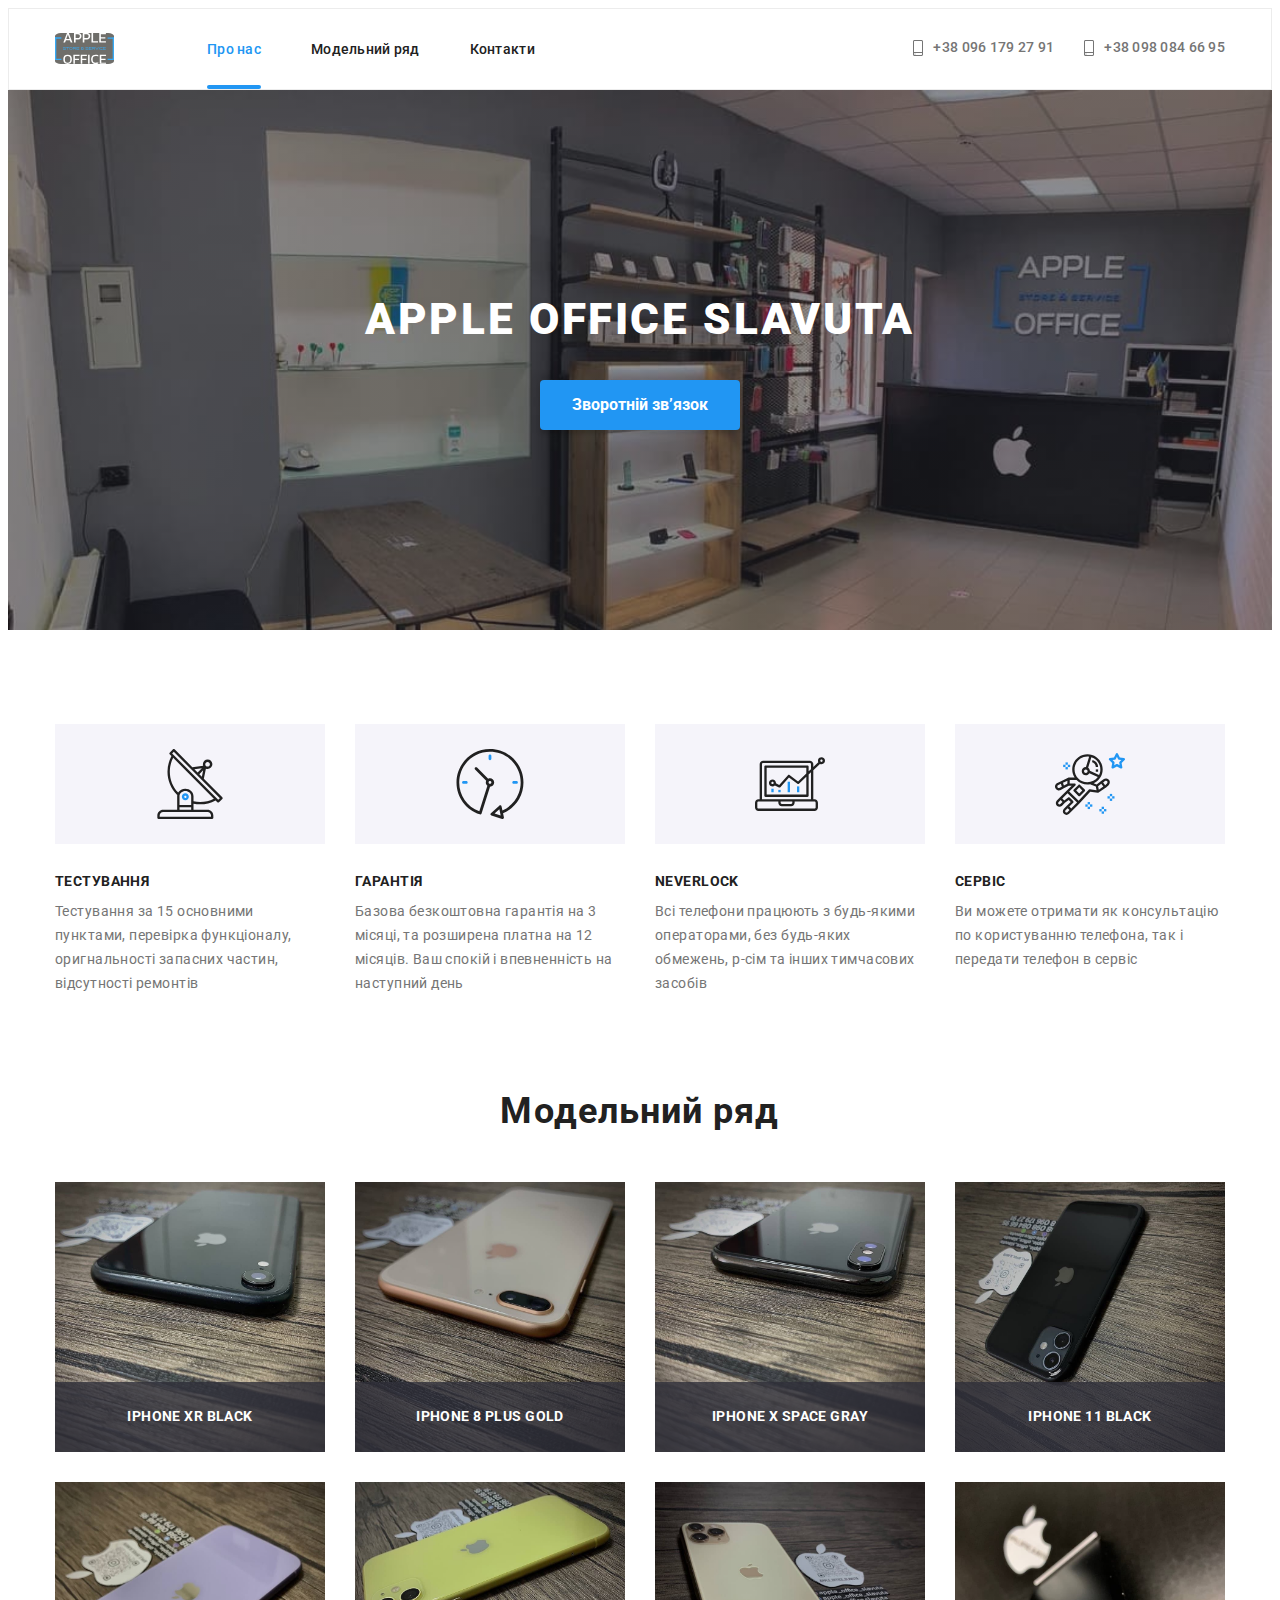
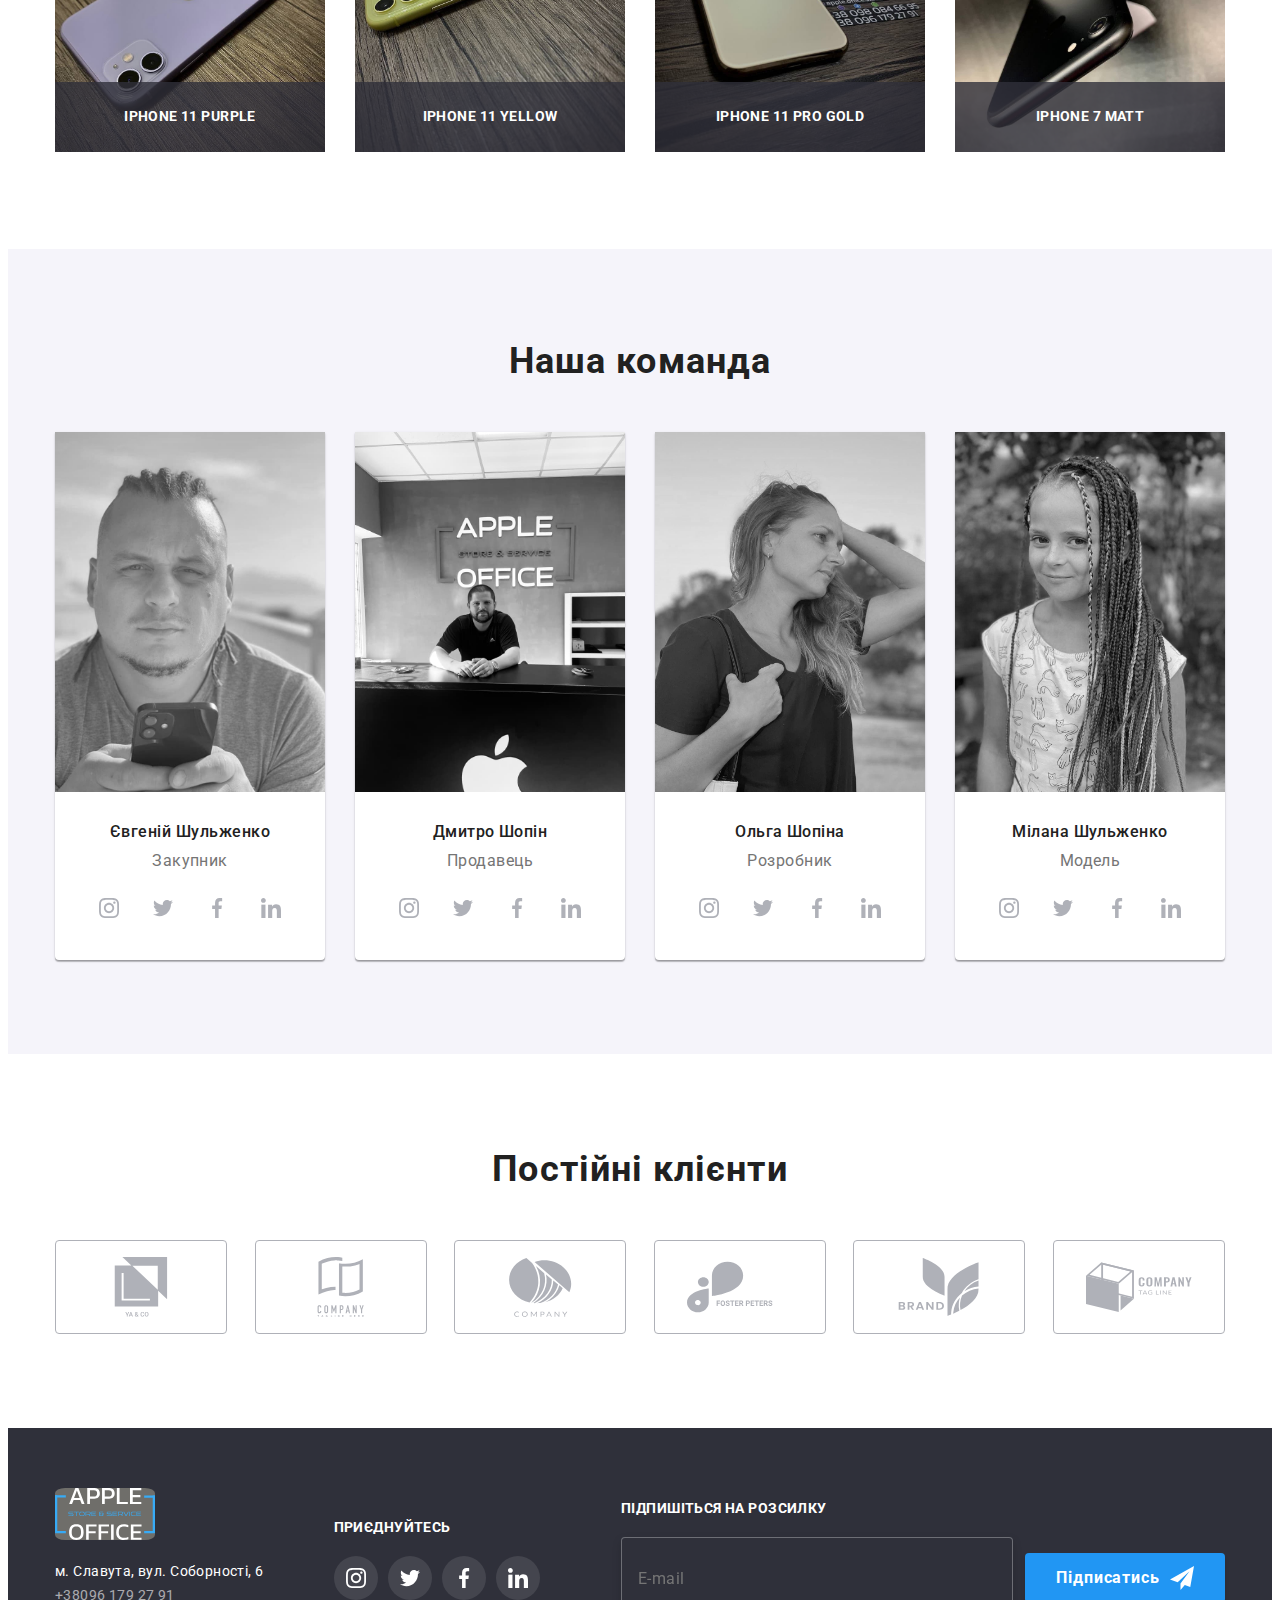
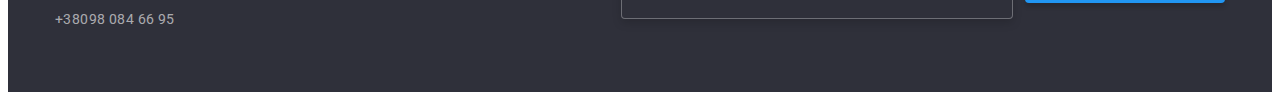
<file: index.html>
<!DOCTYPE html>
<html lang="ru">
<head>
    <meta charset="UTF-8">
    <meta http-equiv="X-UA-Compatible" content="IE=edge">
    <meta name="viewport" content="width=device-width, initial-scale=1.0">
    <title lang="en">Apple Office</title>
    <link rel="preconnect" href="https://fonts.googleapis.com">
    <link rel="preconnect" href="https://fonts.gstatic.com" crossorigin>
    <link href="https://fonts.googleapis.com/css2?family=Raleway:wght@700&family=Roboto:wght@400;500;700;900&display=swap"
        rel="stylesheet">
    <link rel="stylesheet" href="https://cdnjs.cloudflare.com/ajax/libs/modern-normalize/1.0.0/modern-normalize.min.css"
        integrity="sha512-ISS7cAi1PEhQ8jnbJpJZMd29NlhNj4AWYyLOSp2CE/CsHxTCu+r+t0D2yoJudVrd0/8fTVPUVDzY5Tvli75u/g=="
        crossorigin="anonymous" referrerpolicy="no-referrer" />
    <link rel="stylesheet" href="https://cdnjs.cloudflare.com/ajax/libs/animate.css/4.1.1/animate.min.css" />
        <link rel="stylesheet" href="./css/main.min.css">
</head>

<body>
    <header class="header">
        <div class="conteiner">
        <nav class="header-nav">
            <a class="logo link animate__fadeIn" href="./index.html">
                <img class="logo-img" src="./images/logo.svg" alt="логотип" width="59">
            </a>
            <ul class="nav-list list">
                <li class="nav-item">
                    <a class="nav-link link active" href="./index.html">Про нас</a>
                </li>
                <li class="nav-item">
                    <a class="nav-link link" href="./models.html">Модельний ряд</a>
                </li>
                <li class="nav-item">
                    <a class="nav-link link" href="./index.html">Контакти</a>
                </li>
            </ul>
        </nav>
            <ul class="header-contact-list list">
                <li class="header-contact-item">
        <a class="contact-link1 link" href="tel:+380961792791">
            <svg class="contact-icon-smartphone1">
                <use href="./images/sprite.svg#icon-smartphone">
                </use>
            </svg>
            +38 096 179 27 91
        </a>
        </li>
                <li class="header-contact-item">
        <a class="contact-link2 link" href="tel:+380980846695">
            <svg class="contact-icon-smartphone2">
                <use href="./images/sprite.svg#icon-smartphone">
                </use>
            </svg>
            +38 098 084 66 95</a>
                </li>
    </ul>  
    </div>
    </header>

    <main>
        <!--HERO-->
        <section class="hero">
            <div class="conteiner">
            <h1 class="hero-title" lang="en">Apple Office Slavuta</h1>
            <div class="hero-button-magic">
            <button class="modal-button" type="button" data-modal-open>Зворотній звʼязок</button>
            </div>
        </div>
        </section>

        <!--BENEFITS-->
        <section class="benefits">
            <div class="conteiner">
            <ul class="benefits-list">
                <li class="benefits-item list">
                    <div class="benefits-icon-bg">
                        <svg class="benefits-icon-icon">
                            <use href="./images/sprite.svg#icon-antenna"></use>
                        </svg>
                    </div>
                    <h3 class="benefits-title">Тестування</h3>
                    <p class="benefits-text">Тестування за 15 основними пунктами, перевірка функціоналу, оригнальності
                        запасних частин, відсутності ремонтів</p>
                </li>
                <li class="benefits-item list">
                    <div class="benefits-icon-bg">
                        <svg class="benefits-icon-icon">
                            <use href="./images/sprite.svg#icon-clock"></use>
                        </svg>
                    </div>
                    <h3 class="benefits-title">Гарантія</h3>
                    <p class="benefits-text">Базова безкоштовна гарантія на 3 місяці, та розширена платна на 12 місяців. Ваш спокій і впевненність на наступний день
                    </p>
                </li>
                <li class="benefits-item list">
                    <div class="benefits-icon-bg">
                        <svg class="benefits-icon-icon">
                            <use href="./images/sprite.svg#icon-diagram"></use>
                        </svg>
                    </div>
                    <h3 class="benefits-title" lang="en">Neverlock</h3>
                    <p class="benefits-text">Всі телефони працюють з будь-якими операторами, без будь-яких обмежень,
                        р-сім та інших тимчасових засобів</p>
                </li>
                <li class="benefits-item list">
                    <div class="benefits-icon-bg">
                        <svg class="benefits-icon-icon">
                            <use href="./images/sprite.svg#icon-astronaut"></use>
                        </svg>
                    </div>
                    <h3 class="benefits-title">Сервіс</h3>
                    <p class="benefits-text">Ви можете отримати як консультацію по користуванню телефона, так і передати
                        телефон в сервіс</p>
                </li>
            </ul>
            </div>
        </section>

        <!--MODELS-->
        <section class="models">
            <div class="conteiner">
            <h2 class="title">Модельний ряд</h2>
            <ul class="models-list list">
                <li class="models-item">
                <div class="models-div-for-text">
                    <img class="models-img" src="./images/models/model-1.jpg" alt="Айфон ІКС АР" width="270" height="260">
                <p class="models-absolute-text">
                    iPhone Xr Black
                </p>
                </div>
                </li>
                <li class="models-item">
                <div class="models-div-for-text">
                    <img class="models-img" src="./images/models/model-2.jpg" alt="Айфон 8 Плюс" width="270" height="260">
                <p class="models-absolute-text">
                    iPhone 8 Plus Gold
                </p>
                </div>
                </li>
                <li class="models-item">
                <div class="models-div-for-text">
                    <img class="models-img" src="./images/models/model-3.jpg" alt="Айфон ІКС" width="270" height="260">
                <p class="models-absolute-text">
                    iPhone X Space Gray
                </p>
                </div>
                </li>
                <li class="models-item">
                <div class="models-div-for-text">
                    <img class="models-img" src="./images/models/model-4.jpg" alt="Айфон 11" width="270" height="260">
                <p class="models-absolute-text">
                    iPhone 11 Black
                </p>
                </div>
                </li>
                <li class="models-item">
                <div class="models-div-for-text">
                    <img class="models-img" src="./images/models/model-5.jpg" alt="Айфон 11" width="270" height="260">
                <p class="models-absolute-text">
                    iPhone 11 Purple
                </p>
                </div>
                </li>
                <li class="models-item">
                <div class="models-div-for-text">
                    <img class="models-img" src="./images/models/model-6.jpg" alt="Айфон 11" width="270" height="260">
                <p class="models-absolute-text">
                    iPhone 11 Yellow
                </p>
                </div>
                </li>
                <li class="models-item">
                <div class="models-div-for-text">
                    <img class="models-img" src="./images/models/model-7.jpg" alt="Айфон 11 Про" width="270" height="260">
                <p class="models-absolute-text">
                    iPhone 11 Pro Gold
                </p>
                </div>
                </li>
                <li class="models-item">
                <div class="models-div-for-text">
                    <img class="models-img" src="./images/models/model-8.jpg" alt="Айфон 7" width="270" height="260">
                <p class="models-absolute-text">
                    iPhone 7 Matt
                </p>
                </div>
                </li>
            </ul>
        </div>
        </section>

        <!--SALERS-->
        <section class="salers">
            <div class="conteiner">
            <h2 class="title">Наша команда</h2>
            <ul class="salers-list list">
                <li class="salers-item">
                    <img class="salers-img" src="./images/salers/saler-img-1.jpg" alt="Перший продавець" width="270"
                        height="260">
                    <div class="salers-item-wrapper">
                        <h3 class="salers-2-title">Євгеній Шульженко</h3>
                    <p class="salers-text">Закупник</p>
                    <ul class="social-icon">
                        <il class="social-icon-item list">
                            <a href="https://www.instagram.com/kotfriend/" class="social-icon-link link" target="_blank" rel="noopener noreferrer">
                                <svg class="social-icon-svg">
                                    <use href="./images/sprite.svg#icon-instagram"></use>
                                </svg>
                            </a></il>
                        <il class="social-icon-item list">
                            <a href="" class="social-icon-link link">
                                <svg class="social-icon-svg">
                                    <use href="./images/sprite.svg#icon-twitter"></use>
                                </svg>
                            </a></il>
                        <il class="social-icon-item list">
                            <a href="" class="social-icon-link link">
                                <svg class="social-icon-svg">
                                    <use href="./images/sprite.svg#icon-facebook"></use>
                                </svg>
                            </a></il>
                        <il class="social-icon-item list">
                            <a href="" class="social-icon-link link">
                                <svg class="social-icon-svg">
                                    <use href="./images/sprite.svg#icon-linkedin"></use>
                                </svg>
                            </a></il>
                    </ul>
                    </div>
                </li>
                <li class="salers-item">
                    <img class="salers-img" src="./images/salers/saler-img-2.jpg" alt="Другий продавець" width="270"
                        height="260">
                    <div class="salers-item-wrapper">
                    <h3 class="salers-2-title">Дмитро Шопін</h3>
                    <p class="salers-text">Продавець</p>
                    <ul class="social-icon">
                        <il class="social-icon-item list">
                            <a href="https://www.instagram.com/_dima.shopin_/" class="social-icon-link link" target="_blank" rel="noopener noreferrer">
                                <svg class="social-icon-svg">
                                    <use href="./images/sprite.svg#icon-instagram"></use>
                                </svg>
                            </a>
                        </il>
                        <il class="social-icon-item list">
                            <a href="" class="social-icon-link link">
                                <svg class="social-icon-svg">
                                    <use href="./images/sprite.svg#icon-twitter"></use>
                                </svg>
                            </a>
                        </il>
                        <il class="social-icon-item list">
                            <a href="" class="social-icon-link link">
                                <svg class="social-icon-svg">
                                    <use href="./images/sprite.svg#icon-facebook"></use>
                                </svg>
                            </a>
                        </il>
                        <il class="social-icon-item list">
                            <a href="" class="social-icon-link link">
                                <svg class="social-icon-svg">
                                    <use href="./images/sprite.svg#icon-linkedin"></use>
                                </svg>
                            </a>
                        </il>
                    </ul>
                    </div>
                </li>
                <li class="salers-item">
                    <img class="salers-img" src="./images/salers/saler-img-3.jpg" alt="Другий продавець" width="270" height="260">
                    <div class="salers-item-wrapper">
                    <h3 class="salers-2-title">Ольга Шопіна</h3>
                    <p class="salers-text">Розробник</p>
                    <ul class="social-icon">
                        <il class="social-icon-item list">
                            <a href="https://www.instagram.com/olga.shopina.94/" class="social-icon-link link" target="_blank" rel="noopener noreferrer">
                                <svg class="social-icon-svg">
                                    <use href="./images/sprite.svg#icon-instagram"></use>
                                </svg>
                            </a>
                        </il>
                        <il class="social-icon-item list">
                            <a href="" class="social-icon-link link">
                                <svg class="social-icon-svg">
                                    <use href="./images/sprite.svg#icon-twitter"></use>
                                </svg>
                            </a>
                        </il>
                        <il class="social-icon-item list">
                            <a href="" class="social-icon-link link">
                                <svg class="social-icon-svg">
                                    <use href="./images/sprite.svg#icon-facebook"></use>
                                </svg>
                            </a>
                        </il>
                        <il class="social-icon-item list">
                            <a href="" class="social-icon-link link">
                                <svg class="social-icon-svg">
                                    <use href="./images/sprite.svg#icon-linkedin"></use>
                                </svg>
                            </a>
                        </il>
                    </ul>
                    </div>
                </li>
                <li class="salers-item">
                    <img class="salers-img" src="./images/salers/saler-img-4.jpg" alt="Другий продавець" width="270" height="260">
                    <div class="salers-item-wrapper">
                    <h3 class="salers-2-title">Мілана Шульженко</h3>
                    <p class="salers-text">Модель</p>
                    <ul class="social-icon">
                        <il class="social-icon-item list">
                            <a href="https://www.instagram.com/milana.kotfriend/" class="social-icon-link link" target="_blank" rel="noopener noreferrer">
                                <svg class="social-icon-svg">
                                    <use href="./images/sprite.svg#icon-instagram"></use>
                                </svg>
                            </a>
                        </il>
                        <il class="social-icon-item list">
                            <a href="" class="social-icon-link link">
                                <svg class="social-icon-svg">
                                    <use href="./images/sprite.svg#icon-twitter"></use>
                                </svg>
                            </a>
                        </il>
                        <il class="social-icon-item list">
                            <a href="" class="social-icon-link link">
                                <svg class="social-icon-svg">
                                    <use href="./images/sprite.svg#icon-facebook"></use>
                                </svg>
                            </a>
                        </il>
                        <il class="social-icon-item list">
                            <a href="" class="social-icon-link link">
                                <svg class="social-icon-svg">
                                    <use href="./images/sprite.svg#icon-linkedin"></use>
                                </svg>
                            </a>
                        </il>
                    </ul>
                    </div>
                </li>
            </ul>
            </div>
        </section>

<!--CUSTOMERS-->
    <section class="customers">
        <div class="conteiner">
            <h2 class="title">Постійні клієнти</h2>
            <ul class="customers-list list">
                <il class="customers-item">
                    <a href="" class="customers-link link">
                        <svg class="customers-icon use">
                            <use href="./images/sprite.svg#icon-group1"></use>
                        </svg>
                    </a>
                </il>
                <il class="customers-item">
                    <a href="" class="customers-link link">
                        <svg class="customers-icon use">
                            <use href="./images/sprite.svg#icon-group2"></use>
                        </svg>
                    </a>
                </il>
                <il class="customers-item">
                    <a href="" class="customers-link link">
                        <svg class="customers-icon use">
                            <use href="./images/sprite.svg#icon-group3"></use>
                        </svg>
                    </a>
                </il>
                <il class="customers-item">
                    <a href="" class="customers-link link">
                        <svg class="customers-icon use">
                            <use href="./images/sprite.svg#icon-group4"></use>
                        </svg>
                    </a>
                </il>
                <il class="customers-item">
                    <a href="" class="customers-link link">
                        <svg class="customers-icon use">
                            <use href="./images/sprite.svg#icon-group5"></use>
                        </svg>
                    </a>
                </il>
                <il class="customers-item">
                    <a href="" class="customers-link link">
                        <svg class="customers-icon use">
                            <use href="./images/sprite.svg#icon-group6"></use>
                        </svg>
                    </a>
                </il>
            </ul>
        </div>
    </section>
    </main>

    <!--FOOTER-->
    <footer class="footer">
        <div class="conteiner">
            <div class="footer-left">
            <a class="logo link" href="./index.html">
                <img class="logo-img" src="./images/logo.svg" alt="логотип" width="100" height="52">
            </a>
            <address class="footer-adress adress">
                <ul class="footer-left-list list">
                    <li class="footer-left-item">
                        <a class="footer-left-adress link" href="https://goo.gl/maps/dvm2m9dj2dHpDb23A" target="_blank"
                            rel="noopener noreferrer">
                        м. Славута, вул. Соборності, 6</a>
                    </li>
                    <li class="footer-left-item">
                        <a class="footer-left-contact link" href="tel:+380961792791">+38096 179 27 91</a>
                    </li>
                    <li class="footer-left-item">
                        <a class="footer-left-contact link" href="tel:+380980846695">+38098 084 66 95</a>
                    </li>
                </ul>
            </address>
            </div>
            <div class="footer-right">
                <h3 class="footer-title-social">Приєднуйтесь</h3>
            <ul class="footer-icon-list list">
                <li class="footer-icon-item">
                    <a href="https://www.instagram.com/apple_office_slavuta/" class="footer-icon-link link" target="_blank" rel="noopener noreferrer">
                        <svg class="footer-icon-icon">
                            <use href="./images/sprite.svg#icon-instagram"></use>
                        </svg>
                    </a>
                </li>
                <li class="footer-icon-item">
                    <a href="" class="footer-icon-link link">
                        <svg class="footer-icon-icon">
                            <use href="./images/sprite.svg#icon-twitter"></use>
                        </svg>
                    </a>
                </li>
                <li class="footer-icon-item">
                    <a href="https://www.facebook.com/apple.office.slavuta/shop/" class="footer-icon-link link" target="_blank" rel="noopener noreferrer">
                        <svg class="footer-icon-icon">
                            <use href="./images/sprite.svg#icon-facebook"></use>
                        </svg>
                    </a>
                </li>
                <li class="footer-icon-item">
                    <a href="" class="footer-icon-link link">
                        <svg class="footer-icon-icon">
                            <use href="./images/sprite.svg#icon-linkedin"></use>
                        </svg>
                    </a>
                </li>
            </ul>
            </div>
            <div class="send-wrapper">
                <h3 class="footer-title-social">Підпишіться на розсилку</h3>
                <form action="#" class="send-wrapper-form">
                    <input name="user-send-footer" type="email" class="send-wrapper-input" placeholder="E-mail">
                    <button type="submit" class="send-wrapper-btn">Підписатись
                    <svg class="send-wrapper-icon">
                        <use href="./images/sprite.svg#icon-send"></use>
                    </svg>
                    </button>
                </form>
            </div>
        </div>
    </footer>

<!--MODAL WINDOWS-->
    <div class="darkbg is-hidden" data-modal> 
        <div class="modal-windows">
            <button type="button" class="modal-windows-button" data-modal-close>
                <svg class="modal-windows-button-icon">
                    <use href="./images/sprite.svg#icon-close"></use>
                </svg>
            </button>
            <p class="modal-windows-text">Залиште свої контакти для звʼязку</p>
        
        <form action="#" class="modal-form">
            <label for="" class="modal-form-label">Імʼя
            <span class="modal-form-input-wrapper">
                <input name="user-text" type="text" class="modal-form-input" required minlength="2">
                <svg class="modal-form-icon">
                    <use href="./images/sprite.svg#icon-name-modal"></use>
                </svg>
            </span>
        </label>
            <label for="" class="modal-form-label">Телефон
            <span class="modal-form-input-wrapper">
                <input name="user-tel" type="tel" class="modal-form-input" placeholder="XXX-XXX-XX-XX" title="Введіть номер в форматі XXX-XXX-XX-XX" required pattern="[0-9]{3}-[0-9]{3}-[0-9]{2}-[0-9]{2}">
                <svg class="modal-form-icon">
                    <use href="./images/sprite.svg#icon-phone-modal"></use>
                </svg>
            </span>
        </label>
            <label for="" class="modal-form-label">Електронна пошта
            <span class="modal-form-input-wrapper">
                <input name="user-emal" type="email" class="modal-form-input">
                <svg class="modal-form-icon">
                    <use href="./images/sprite.svg#icon-email-modal"></use>
                </svg>
            </span>
        </label>
            <label for="" class="modal-form-label">Комментар
                <textarea name="user-message" class="modal-form-textarea" placeholder="Введіть текст"></textarea>
            </label>
            <input id="user-term" type="checkbox" value="on" name="user-checkbox" class="modal-form-checkbox visually-hidden">
            <label for="user-term" class="modal-form-check-label">Погоджуюсь з розсилкою та приймаю&nbsp;<a href="" class="modal-form-checkbox-link">Умови договору</a></label>
            <button type="submit" class="modal-form-btn">Відправити</button>
        </form>
        </div>
    </div>
    <script src="./js/modal.js"></script>
</body>

</html>
</file>
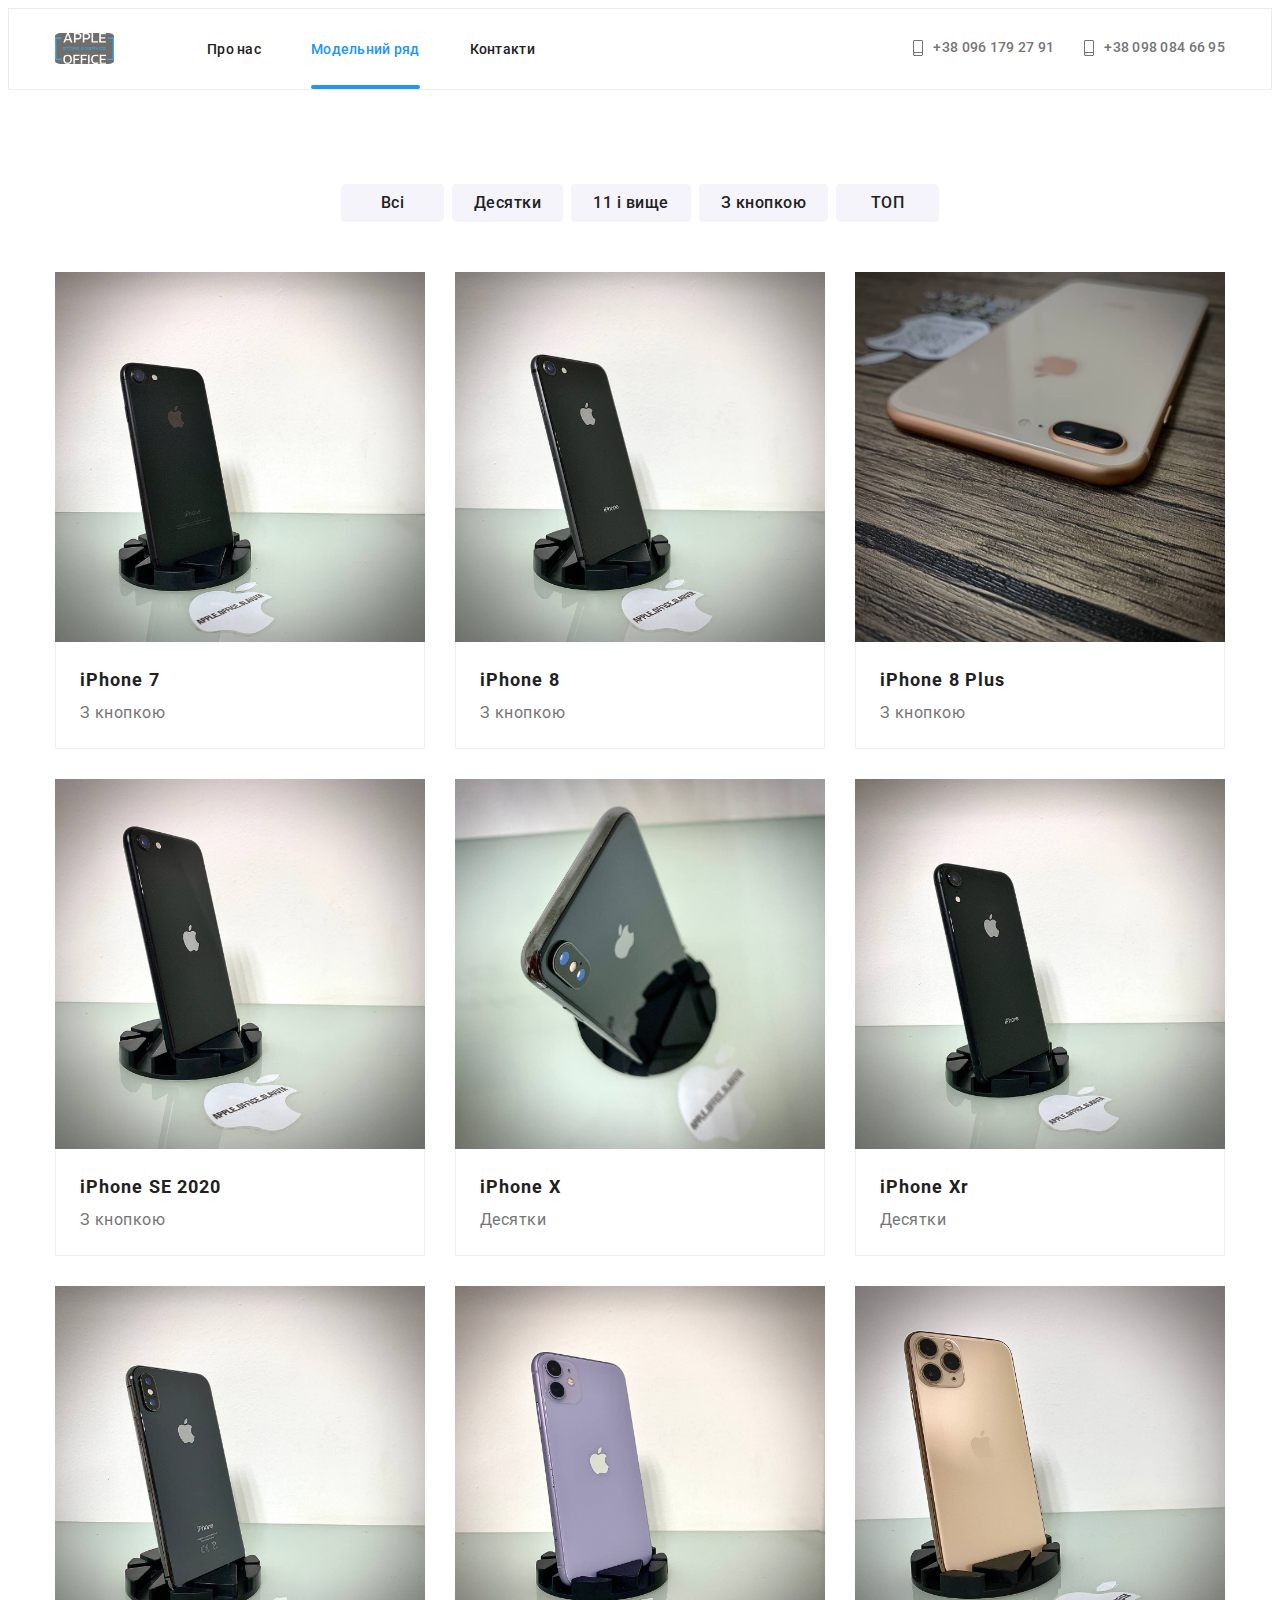
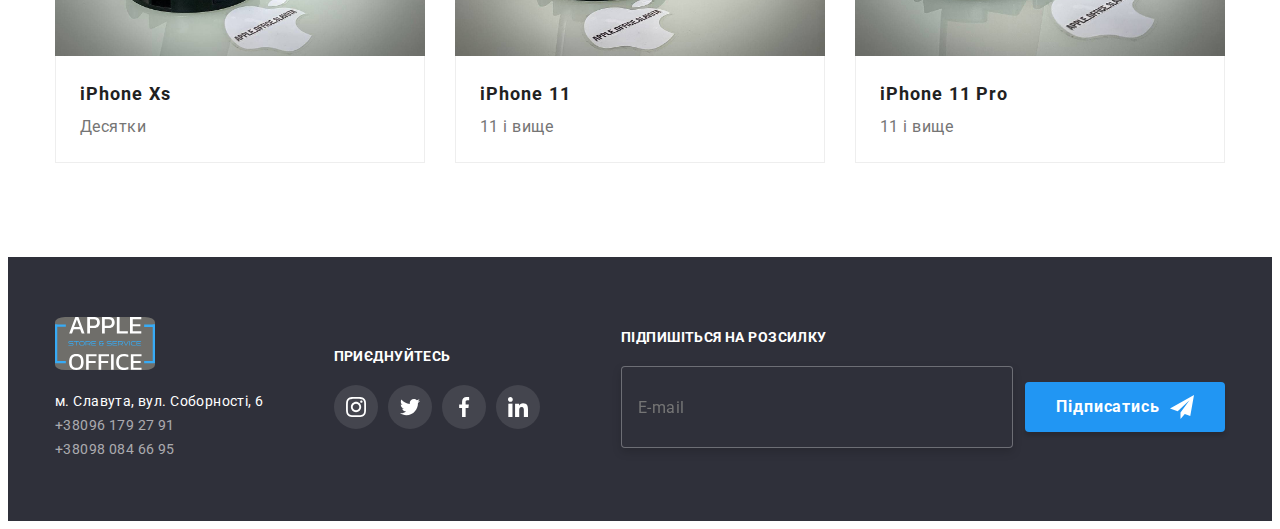
<file: models.html>
<!DOCTYPE html>
<html lang="ru">

<head>
    <meta charset="UTF-8">
    <meta http-equiv="X-UA-Compatible" content="IE=edge">
    <meta name="viewport" content="width=device-width, initial-scale=1.0">
    <title lang="en">Apple Office</title>
    <link rel="preconnect" href="https://fonts.googleapis.com">
    <link rel="preconnect" href="https://fonts.gstatic.com" crossorigin>
    <link
        href="https://fonts.googleapis.com/css2?family=Raleway:wght@700&family=Roboto:wght@400;500;700;900&display=swap"
        rel="stylesheet">
    <link rel="stylesheet" href="https://cdnjs.cloudflare.com/ajax/libs/modern-normalize/1.0.0/modern-normalize.min.css"
        integrity="sha512-ISS7cAi1PEhQ8jnbJpJZMd29NlhNj4AWYyLOSp2CE/CsHxTCu+r+t0D2yoJudVrd0/8fTVPUVDzY5Tvli75u/g=="
        crossorigin="anonymous" referrerpolicy="no-referrer" />
    <link rel="stylesheet" href="./css/main.min.css">
</head>

<body>
<header class="header">
    <div class="conteiner">
        <nav class="header-nav">
            <a class="logo link animate__fadeIn" href="./index.html">
                <img class="logo-img" src="./images/logo.svg" alt="логотип" width="59">
            </a>
            <ul class="nav-list list">
                <li class="nav-item">
                    <a class="nav-link link" href="./index.html">Про нас</a>
                </li>
                <li class="nav-item">
                    <a class="nav-link link active" href="./models.html">Модельний ряд</a>
                </li>
                <li class="nav-item">
                    <a class="nav-link link" href="./index.html">Контакти</a>
                </li>
            </ul>
        </nav>
        <ul class="header-contact-list list">
            <li class="header-contact-item">
                <a class="contact-link1 link" href="tel:+380961792791">
                    <svg class="contact-icon-smartphone1">
                        <use href="./images/sprite.svg#icon-smartphone">
                        </use>
                    </svg>
                    +38 096 179 27 91
                </a>
            </li>
            <li class="header-contact-item">
                <a class="contact-link2 link" href="tel:+380980846695">
                    <svg class="contact-icon-smartphone2">
                        <use href="./images/sprite.svg#icon-smartphone">
                        </use>
                    </svg>
                    +38 098 084 66 95</a>
            </li>
        </ul>
    </div>
</header>

    <main>
        <!--Model Space-->
       <section class="model-space">
        <div class="conteiner">
        <ul class="model-space-button-list list">
            <li class="model-space-button-item">
                <button class="model-space-button" type="button">Всі</button>
            </li>
            <li class="model-space-button-item">
                <button class="model-space-button" type="button">Десятки</button>
            </li>
            <li class="model-space-button-item">
                <button class="model-space-button" type="button">11 і вище</button>
            </li>
            <li class="model-space-button-item">
                <button class="model-space-button" type="button">З кнопкою</button>
            </li>
            <li class="model-space-button-item">
                <button class="model-space-button" type="button">ТОП</button>
            </li>
        </ul>
        <ul class="model-space-list list">
            <li class="model-space-item">
                <a href="" class="model-space-link link">
                <div class="for-overlay">
                    <img class="model-space-img" lang="en" src="./images/phones/iphone7.jpg" alt="iPhone 7" width="370" height="294">
                <p class="overlay">Размеры iPhone 7: 138,3×67,1×7,1 мм
                iPhone 7 Plus: 158,2×77,9×7,3 мм[3]
                Масса
                iPhone 7: 138 г
                iPhone 7 Plus: 188 г [3]
                Операционная система iOS 10 (стартовая), iOS 15.6.1 (Август, 2022)
                Процессор Apple A10 Fusion 4 ядра 64 бита 2.34 ГГц[2] ARMv8-A
                </p>
                </div>
                    <div class="model-wrapper">
                <h3 class="model-space-title" lang="en">iPhone 7</h3>
                <p class="model-space-text">З кнопкою</p>
                </div>
                </a>
            </li>
            <li class="model-space-item">
                <a href="" class="model-space-link link">
                    <div class="for-overlay">
                    <img class="model-space-img" lang="en" src="./images/phones/iphone8.jpg" alt="iPhone 8" width="370" height="294">
                    <p class="overlay">
                        Размеры iPhone 8: 138,4×67,3×7,3 мм iPhone 8 Plus: 158,4×78,1×7,5 мм
                        Масса iPhone 8: 148 г iPhone 8 Plus: 202 г
                        Операционная система iOS 11 (стартовая), iOS 15.6.1 (Август, 2022)
                        Процессор Apple A11 Bionic, 6 ядер, 64 бита ARMv8-A</p>
                    </div>
                    <div class="model-wrapper">
                    <h3 class="model-space-title" lang="en">iPhone 8</h3>
                    <p class="model-space-text">З кнопкою</p>
                    </div>
                </a>
            </li>
            <li class="model-space-item">
                <a href="" class="model-space-link link">
                <div class="for-overlay">
                    <img class="model-space-img" lang="en" src="./images/phones/iphone8plus.jpg" alt="iPhone 8 Plus" width="370" height="294">
                <p class="overlay">Размеры
                iPhone 8: 138,4×67,3×7,3 мм
                iPhone 8 Plus: 158,4×78,1×7,5 мм[1]
                Масса
                iPhone 8: 148 г
                iPhone 8 Plus: 202 г[1]
                Операционная система iOS 11 (стартовая), iOS 15.6.1 (Август, 2022)
                Процессор Apple A11 Bionic, 6 ядер, 64 бита ARMv8-A
                </p>
                </div>
                    <div class="model-wrapper">
                <h3 class="model-space-title" lang="en">iPhone 8 Plus</h3>
                <p class="model-space-text">З кнопкою</p>
                </div>
                </a>
            </li>
            <li class="model-space-item">
                <a href="" class="model-space-link link">
                <div class="for-overlay">
                    <img class="model-space-img" lang="en" src="./images/phones/iphonese.jpg" alt="iPhone SE 2020" width="370" height="294">
                <p class="overlay">Размеры 138,4×67,3×7,3 мм
                Масса 148 г
                Операционная система iOS 13 (изначально, доступно обновление до iOS 15)
                Процессор Apple A13 Bionic
                </p>
                </div>
                    <div class="model-wrapper">
                <h3 class="model-space-title" lang="en">iPhone SE 2020</h3>
                <p class="model-space-text">З кнопкою</p>
                </div>
                </a>
            </li>
            <li class="model-space-item">
                <a href="" class="model-space-link link">
                <div class="for-overlay">
                    <img class="model-space-img" lang="en" src="./images/phones/iphonex.jpg" alt="iPhone X" width="370" height="294">
                <p class="overlay">Тип Смартфон
                Форм-фактор Безрамочный
                Масса 174 грамма
                Операционная система iOS 11 (изначально, поддерживается обновление до iOS 16)
                Процессор Apple A11 Bionic
                </p>
                </div>
                    <div class="model-wrapper">
                <h3 class="model-space-title" lang="en">iPhone X</h3>
                <p class="model-space-text">Десятки</p>
                </div>
                </a>
            </li>
            <li class="model-space-item">
                <a href="" class="model-space-link link">
                <div class="for-overlay">
                    <img class="model-space-img" lang="en" src="./images/phones/iphonexr.jpg" alt="iPhone Xr" width="370" height="294">
                <p class="overlay">Размеры 150,9 х 75,7 х 8,3 мм
                Масса 194 г
                Операционная система iOS 12 (изначально, поддерживается обновление до iOS 15)
                Процессор Apple A12 Bionic, 6 ядер
                </p>
                </div>
                    <div class="model-wrapper">
                <h3 class="model-space-title" lang="en">iPhone Xr</h3>
                <p class="model-space-text">Десятки</p>
                </div>
                </a>
            </li>
            <li class="model-space-item">
                <a href="" class="model-space-link link">
                <div class="for-overlay">
                    <img class="model-space-img" lang="en" src="./images/phones/iphonexs.jpg" alt="iPhone Xs" width="370" height="294">
                <p class="overlay">Размеры
                iPhone Xs
                143,6×70,9×7,7 мм
                iPhone XS Max
                157,5×77,4×7,7 мм
                Масса
                XS: 177 г
                XS Max: 208 г
                Операционная система iOS 12 (изначально, поддерживается обновление до iOS 15)
                Процессор Apple A12 Bionic, 6 ядер
                </p>
                </div>
                    <div class="model-wrapper">
                <h3 class="model-space-title" lang="en">iPhone Xs</h3>
                <p class="model-space-text">Десятки</p>
                </div>
                </a>
            </li>
            <li class="model-space-item">
                <a href="" class="model-space-link link">
                <div class="for-overlay">
                    <img class="model-space-img" lang="en" src="./images/phones/iphone11.jpg" alt="iPhone 11" width="370" height="294">
                <p class="overlay">Тип Смартфон
                Форм-фактор Безрамочный
                Масса 194 г
                Операционная система iOS 13 (изначально, поддерживается обновление до iOS 15.6.1)
                Процессор Apple A13 Bionic
                </p>
                </div>
                    <div class="model-wrapper">
                <h3 class="model-space-title" lang="en">iPhone 11</h3>
                <p class="model-space-text">11 і вище</p>
                </div>
                </a>
            </li>
            <li class="model-space-item">
                <a href="" class="model-space-link link">
                <div class="for-overlay">
                    <img class="model-space-img" lang="en" src="./images/phones/iphone11pro.jpg" alt="iPhone 11 Pro" width="370" height="294">
                <p class="overlay">Размеры
                iPhone 11 Pro
                144 x 71,4 x 8,1 мм
                iPhone 11 Pro Max
                158 x 77,8 x 8,1 мм
                Масса
                iPhone 11 Pro
                188 г
                iPhone 11 Pro Max
                226 г
                Операционная система iOS 13 (изначально, поддерживается обновление до iOS 15)
                Процессор Apple A13 Bionic, 6 ядер (Два ядра 2.66 ГГц Lightning, четыре ядра 1.82 ГГц Thunder)
                </p>
                </div>
                    <div class="model-wrapper">
                <h3 class="model-space-title" lang="en">iPhone 11 Pro</h3>
                <p class="model-space-text">11 і вище</p>
                </div>
                </a>
            </li>
        </ul>
        </div>
       </section>
    </main>

    <!--FOOTER-->
    <footer class="footer">
        <div class="conteiner">
            <div class="footer-left">
                <a class="logo link" href="./index.html">
                    <img class="logo-img" src="./images/logo.svg" alt="логотип" width="100" height="52">
                </a>
                <address class="footer-adress adress">
                    <ul class="footer-left-list list">
                        <li class="footer-left-item">
                            <a class="footer-left-adress link" href="https://goo.gl/maps/dvm2m9dj2dHpDb23A" target="_blank"
                                rel="noopener noreferrer">
                                м. Славута, вул. Соборності, 6</a>
                        </li>
                        <li class="footer-left-item">
                            <a class="footer-left-contact link" href="tel:+380961792791">+38096 179 27 91</a>
                        </li>
                        <li class="footer-left-item">
                            <a class="footer-left-contact link" href="tel:+380980846695">+38098 084 66 95</a>
                        </li>
                    </ul>
                </address>
            </div>
            <div class="footer-right">
                <h3 class="footer-title-social">Приєднуйтесь</h3>
                <ul class="footer-icon-list list">
                    <li class="footer-icon-item">
                        <a href="https://www.instagram.com/apple_office_slavuta/" class="footer-icon-link link"
                            target="_blank" rel="noopener noreferrer">
                            <svg class="footer-icon-icon">
                                <use href="./images/sprite.svg#icon-instagram"></use>
                            </svg>
                        </a>
                    </li>
                    <li class="footer-icon-item">
                        <a href="" class="footer-icon-link link">
                            <svg class="footer-icon-icon">
                                <use href="./images/sprite.svg#icon-twitter"></use>
                            </svg>
                        </a>
                    </li>
                    <li class="footer-icon-item">
                        <a href="https://www.facebook.com/apple.office.slavuta/shop/" class="footer-icon-link link"
                            target="_blank" rel="noopener noreferrer">
                            <svg class="footer-icon-icon">
                                <use href="./images/sprite.svg#icon-facebook"></use>
                            </svg>
                        </a>
                    </li>
                    <li class="footer-icon-item">
                        <a href="" class="footer-icon-link link">
                            <svg class="footer-icon-icon">
                                <use href="./images/sprite.svg#icon-linkedin"></use>
                            </svg>
                        </a>
                    </li>
                </ul>
            </div>
            <div class="send-wrapper">
                <h3 class="footer-title-social">Підпишіться на розсилку</h3>
                <form action="#" class="send-wrapper-form">
                    <input name="user-send-footer" type="email" class="send-wrapper-input" placeholder="E-mail">
                    <button type="submit" class="send-wrapper-btn">Підписатись
                        <svg class="send-wrapper-icon">
                            <use href="./images/sprite.svg#icon-send"></use>
                        </svg>
                    </button>
                </form>
            </div>
        </div>
    </footer>
</body>

</html>
</file>
<file: css/main.min.css>
.model-space-list,.models-list{display:flex;flex-wrap:wrap}:root{--main-font: "Roboto", sans-serif;--secondary-font: "Raleway", sans-serif;--accent-color: #2196F3;--title-block: 50px}.visually-hidden{position:absolute !important;clip:rect(1px 1px 1px 1px);clip:rect(1px, 1px, 1px, 1px);padding:0 !important;border:0 !important;height:1px !important;width:1px !important;overflow:hidden}body{font-family:var(--main-font)}h1,h2,h3,h4,h5,h6,p{margin:0}ul,ol{margin:0;padding:0}img{display:block;max-width:100%;height:auto}.link{text-decoration:none}.list{list-style:none}.adress{font-style:normal}.conteiner{width:1170px;margin:0 auto;padding-left:15px;padding-right:15px}.footer .conteiner{display:flex;align-items:center}.title{font-size:36px;font-weight:700;line-height:1.17;text-align:center;letter-spacing:.03em;color:#212121;margin-bottom:var(--title-block)}.logo{animation-duration:1000ms;animation-iteration-count:infinite}.logo-img{border-radius:10%}.darkbg{position:fixed;top:0;left:0;width:100vw;height:100vh;background-color:rgba(0,0,0,.2);transition:all 250ms cubic-bezier(0.4, 0, 0.2, 1)}.modal-windows{position:absolute;top:50%;left:50%;transform:translate(-50%, -50%);width:528px;height:581px;background-color:#fff;padding:40px;box-shadow:0px 1px 3px rgba(0,0,0,.12),0px 1px 1px rgba(0,0,0,.14),0px 2px 1px rgba(0,0,0,.2);border-radius:4px}.modal-windows-button{position:absolute;top:8px;right:8px;width:30px;height:30px;background:#fff;border:1px solid rgba(0,0,0,.1);border-radius:50%;cursor:pointer;display:flex;align-items:center;justify-content:center}.modal-windows-button-icon{width:18px;height:18px;transition:fill 250ms cubic-bezier(0.4, 0, 0.2, 1)}.modal-windows-button-icon:focus,.modal-windows-button-icon:hover{fill:var(--accent-color)}.is-hidden{opacity:0;visibility:hidden;pointer-events:none}.modal-form{display:flex;flex-direction:column}.modal-windows-text{margin-bottom:12px;font-family:var(--main-font);font-size:20px;font-weight:700;line-height:1.15;text-align:center;letter-spacing:.03em;color:#212121}.modal-form-label{font-family:var(--main-font);font-size:12px;font-weight:400;line-height:1.17;letter-spacing:.01em;color:#757575}.modal-form-label:not(:first-child){margin-top:10px}.modal-form-input{width:100%;height:40px;border:1px solid rgba(33,33,33,.2);border-radius:4px;padding-left:42px;font-family:var(--main-font);font-size:12px;font-weight:400;line-height:1.17;letter-spacing:.01em;transition:border-color 250ms cubic-bezier(0.4, 0, 0.2, 1)}.modal-form-input:focus{outline:none;border-color:var(--accent-color)}.modal-form-icon{position:absolute;top:50%;left:12px;transform:translateY(-50%);width:18px;height:18px;transition:fill 250ms cubic-bezier(0.4, 0, 0.2, 1)}.modal-form-input:focus+.modal-form-icon{fill:var(--accent-color)}.modal-form-input-wrapper{position:relative;display:block;margin-top:4px}.modal-form-textarea{width:100%;height:96px;margin-top:4px;padding-left:16px;padding-right:16px;padding-top:12px;padding-bottom:12px;border:1px solid rgba(33,33,33,.2);border-radius:4px;resize:none;font-family:var(--main-font);font-size:12px;font-weight:400;line-height:1.17;letter-spacing:.01em;transition:border-color 250ms cubic-bezier(0.4, 0, 0.2, 1)}.modal-form-textarea:focus{outline:none;border-color:var(--accent-color)}.modal-form-textarea::placeholder{font-family:var(--main-font);font-size:12px;font-weight:400;line-height:1.17;letter-spacing:.01em;color:rgba(117,117,117,.5)}.modal-form-check-label{display:flex;align-items:center;font-family:var(--main-font);font-size:14px;font-weight:400;line-height:1.71;letter-spacing:.03em;color:#757575;margin-top:20px;margin-bottom:30px}.modal-form-check-label::before{display:block;content:"";width:16px;height:15px;border:1px solid #212121;cursor:pointer;margin-right:7px}.modal-form-checkbox:checked+.modal-form-check-label::before{background-image:url(../images/icon-check.svg);background-position:center;border:var(--accent-color)}.modal-form-checkbox-link{color:var(--accent-color)}.modal-form-btn{align-self:center;min-width:200px;height:50px;outline:none;border:none;background-color:#2196f3;box-shadow:0px 4px 4px rgba(0,0,0,.15);border-radius:4px;font-family:var(--main-font);font-size:16px;font-weight:700;line-height:1.88;letter-spacing:.06em;color:#fff;transition:background-color 250ms cubic-bezier(0.4, 0, 0.2, 1)}.modal-form-btn:hover,.modal-form-btn:focus{background-color:#188ce8;cursor:pointer}.header{padding-top:24px;padding-bottom:25px;border:1px solid #ececec}.header .conteiner{display:flex;align-items:center}.header .logo{margin-right:93px}.header-nav{display:flex;align-items:center}.nav-list{display:flex;align-items:center}.nav-item:not(:last-child){margin-right:50px}.nav-link{font-size:14px;font-weight:500;line-height:1.14;letter-spacing:.02em;color:#212121;transition:color 250ms cubic-bezier(0.4, 0, 0.2, 1)}.nav-link:hover,.nav-link:focus{color:var(--accent-color)}.active{position:relative;color:#2196f3}.active::after{content:"";position:absolute;left:0;bottom:-32px;display:block;width:100%;height:4px;background:#2196f3;border-radius:2px}.header-contact-list{display:flex;align-items:center;margin-left:auto}.contact-icon-smartphone1{width:10px;height:16px;fill:#757575;margin-right:10px;transition:color 250ms cubic-bezier(0.4, 0, 0.2, 1)}.contact-link1:hover .contact-icon-smartphone1,.contact-link1:focus .contact-icon-smartphone1{fill:var(--accent-color)}.contact-link1{font-size:14px;font-weight:500;line-height:1.14;letter-spacing:.02em;color:#757575;margin-right:30px;display:flex;align-items:center;transition:color 250ms cubic-bezier(0.4, 0, 0.2, 1)}.contact-link1:hover,.contact-link1:focus{color:var(--accent-color)}.contact-icon-smartphone2{width:10px;height:16px;fill:#757575;margin-right:10px;transition:fill 250ms cubic-bezier(0.4, 0, 0.2, 1)}.contact-link2:hover .contact-icon-smartphone2,.contact-link2:focus .contact-icon-smartphone2{fill:var(--accent-color)}.contact-link2{font-size:14px;font-weight:500;line-height:1.14;letter-spacing:.02em;color:#757575;display:flex;align-items:center;transition:color 250ms cubic-bezier(0.4, 0, 0.2, 1)}.contact-link2:hover,.contact-link2:focus{color:var(--accent-color)}.hero{background-image:linear-gradient(rgba(47, 48, 58, 0.4), rgba(47, 48, 58, 0.4)),url("../images/hero/hero-back3.jpg");background-color:#2f303a;padding-top:200px;padding-bottom:200px;background-repeat:no-repeat;background-size:cover}.modal-button{min-width:200px;padding:10px 32px;font-family:var(--main-font);font-size:16px;font-weight:700;line-height:1.88;cursor:pointer;color:#fff;background:#2196f3;box-shadow:0px 4px 4px rgba(0,0,0,.15);border-radius:4px;border:none;outline:none}.hero-button-magic{display:flex;justify-content:center}.hero-title{font-size:44px;font-weight:900;line-height:1.36;text-align:center;letter-spacing:.06em;text-transform:uppercase;color:#fff;margin-bottom:30px}.benefits{padding-top:94px;padding-bottom:47px}.benefits-list{display:flex;margin-left:-30px;margin-top:-30px}.benefits-item{margin-left:30px;margin-top:30px;flex-basis:calc(25% - 30px)}.benefits-title{font-size:14px;font-weight:700;line-height:1.14;letter-spacing:.03em;text-transform:uppercase;color:#212121;margin-bottom:10px}.benefits-text{font-size:14px;font-weight:400;line-height:1.71;letter-spacing:.03em;color:#757575}.benefits-icon-bg{display:flex;align-items:center;justify-content:center;height:120px;background-color:#f5f4fa;margin-bottom:30px}.benefits-icon-icon{width:70px;height:70px}.models{padding-top:47px;padding-bottom:97px}.models-list{margin-left:-30px;margin-top:-30px}.models-item{margin-left:30px;margin-top:30px;flex-basis:calc(25% - 30px)}.models-div-for-text{position:relative}.models-absolute-text{position:absolute;bottom:0;left:0;width:100%;padding-top:27px;padding-bottom:27px;background-color:rgba(47,48,58,.8);font-family:var(--accent-color);font-size:14px;font-weight:700;line-height:1.14;text-align:center;letter-spacing:.03em;text-transform:uppercase;color:#fff}.salers{background-color:#f5f4fa;padding-top:91px;padding-bottom:94px}.salers-2-title{font-size:16px;font-weight:500;line-height:1.19;text-align:center;letter-spacing:.03em;color:#212121;margin-bottom:10px}.salers-text{font-size:16px;font-weight:400;line-height:1.19;text-align:center;letter-spacing:.03em;color:#757575}.salers-list{display:flex;margin-left:-30px;margin-top:-30px}.salers-item{margin-left:30px;margin-top:30px;flex-basis:calc(25% - 30px);background:#fff;box-shadow:0px 1px 3px rgba(0,0,0,.12),0px 1px 1px rgba(0,0,0,.14),0px 2px 1px rgba(0,0,0,.2);border-radius:0px 0px 4px 4px}.salers-item-wrapper{padding-top:30px;padding-bottom:30px}.social-icon{display:flex;align-items:center;justify-content:space-between;padding-left:32px;padding-right:32px;margin-top:16px}.social-icon-link{display:flex;align-items:center;justify-content:center;width:44px;height:44px;border-radius:50%;transition:background-color 250ms cubic-bezier(0.4, 0, 0.2, 1)}.social-icon-link:hover,.social-icon-link:focus{background-color:#2196f3}.social-icon-svg{width:20px;height:20px;fill:#afb1b8;transition:fill 250ms cubic-bezier(0.4, 0, 0.2, 1)}.social-icon-link:hover .social-icon-svg,.social-icon-link:focus .social-icon-svg{fill:#fff}.customers{padding-top:94px;padding-bottom:94px}.customers-list{display:flex;align-items:center;justify-content:space-between}.customers-icon{width:106px;height:60px;fill:#afb1b8;transition:fill 250ms cubic-bezier(0.4, 0, 0.2, 1)}.customers-link:hover .customers-icon,.customers-link:focus .customers-icon{fill:var(--accent-color)}.customers-link{display:flex;align-items:center;justify-content:center;width:170px;height:92px;border:1px solid #afb1b8;border-radius:4px;transition:border 250ms cubic-bezier(0.4, 0, 0.2, 1)}.customers-link:hover,.customers-link:focus{border:1px solid var(--accent-color)}.model-space{margin-top:94px;margin-bottom:94px}.model-space-button-list{display:flex;justify-content:center;margin-top:-8px;margin-left:-8px;margin-bottom:50px}.model-space-button-item{margin-top:8px;margin-left:8px}.model-space-button{font-family:var(--main-font);font-size:16px;font-weight:500;line-height:1.63;text-align:center;letter-spacing:.03em;cursor:pointer;color:#212121;min-width:103px;padding:6px 22px;background:#f5f4fa;border-radius:4px;border:0px;transition:background-color 250ms cubic-bezier(0.4, 0, 0.2, 1),color 250ms cubic-bezier(0.4, 0, 0.2, 1),box-shadow 250ms cubic-bezier(0.4, 0, 0.2, 1)}.model-space-button:hover,.model-space-button:focus{background-color:var(--accent-color);color:#fff;box-shadow:0px 3px 1px rgba(0,0,0,.1),0px 1px 2px rgba(0,0,0,.08),0px 2px 2px rgba(0,0,0,.12)}.model-space-list{margin-top:-30px;margin-left:-30px}.model-space-item{margin-top:30px;margin-left:30px;flex-basis:calc(33.3333333333% - 30px);background:#fff}.model-space-link{display:block;transition:box-shadow 250ms cubic-bezier(0.4, 0, 0.2, 1)}.model-space-link:hover,.model-space-link:focus{box-shadow:0px 1px 1px rgba(0,0,0,.12),0px 4px 4px rgba(0,0,0,.06),1px 4px 6px rgba(0,0,0,.16)}.model-space-title{font-size:18px;font-weight:700;line-height:2;letter-spacing:.06em;color:#212121}.model-space-text{font-size:16px;font-weight:400;line-height:1.88;letter-spacing:.03em;color:#757575}.model-wrapper{padding:20px 24px;border:1px solid #eee;border-top:0px}.for-overlay{position:relative;overflow:hidden}.overlay{position:absolute;top:0;left:0;height:100%;padding-left:24px;padding-right:24px;padding-top:60px;padding-bottom:60px;font-family:var(--main-font);font-size:18px;font-weight:400;line-height:1.56;letter-spacing:.03em;color:#fff;background-color:rgba(33,150,243,.9);overflow:scroll;transform:translateY(100%);transition:transform 250ms cubic-bezier(0.4, 0, 0.2, 1)}.model-space-link:hover .overlay,.model-space-link:focus .overlay{transform:translateY(0%)}.footer{background-color:#2f303a;padding-top:60px;padding-bottom:60px}.footer-adress{margin-top:20px}.footer-left-adress{font-size:14px;font-weight:400;line-height:1.71;letter-spacing:.03em;color:#fff}.footer-left-contact{font-size:14px;font-weight:400;line-height:1.71;letter-spacing:.03em;color:rgba(255,255,255,.6)}.footer-right{margin-left:70px}.footer-title-social{height:16px;font-family:var(--main-font);font-size:14px;font-weight:700;line-height:1.14;letter-spacing:.03em;text-transform:uppercase;color:#fff}.send-wrapper .footer-title-social{margin-bottom:20px}.footer-icon-list{display:flex;justify-content:space-between;margin-top:20px}.footer-icon-icon{width:20px;height:20px;fill:#fff}.footer-icon-link{display:flex;align-items:center;justify-content:center;width:44px;height:44px;border-radius:50%;background-color:rgba(255,255,255,.1);margin-right:10px;transition:background-color 250ms cubic-bezier(0.4, 0, 0.2, 1)}.footer-icon-link:hover,.footer-icon-link:focus{background-color:var(--accent-color)}.send-wrapper{margin-left:auto}.send-wrapper-form{display:flex;align-items:center;justify-content:center}.send-wrapper-input{margin-right:12px;padding:15px 16px;width:358px;height:50px;border:1px solid rgba(255,255,255,.3);filter:drop-shadow(0px 4px 4px rgba(0, 0, 0, 0.15));border-radius:4px;background-color:#2f303a;font-family:var(--main-font);font-size:16px;font-weight:400;line-height:1.25;letter-spacing:.03em;color:rgba(255,255,255,.6);transition:border-color 250ms cubic-bezier(0.4, 0, 0.2, 1)}.send-wrapper-input:focus{outline:none;border-color:var(--accent-color)}.send-wrapper-btn{min-width:200px;height:50px;background:#2196f3;box-shadow:0px 4px 4px rgba(0,0,0,.15);border-radius:4px;outline:none;border:none;font-family:var(--main-font);font-size:16px;font-weight:700;line-height:1.88;letter-spacing:.06em;color:#fff;display:flex;align-items:center;justify-content:center;transition:background-color 250ms cubic-bezier(0.4, 0, 0.2, 1)}.send-wrapper-btn:hover,.send-wrapper-btn:focus{background-color:#188ce8;cursor:pointer}.send-wrapper-icon{width:24px;height:24px;fill:#fff;margin-left:10px}/*# sourceMappingURL=main.min.css.map */
</file>
